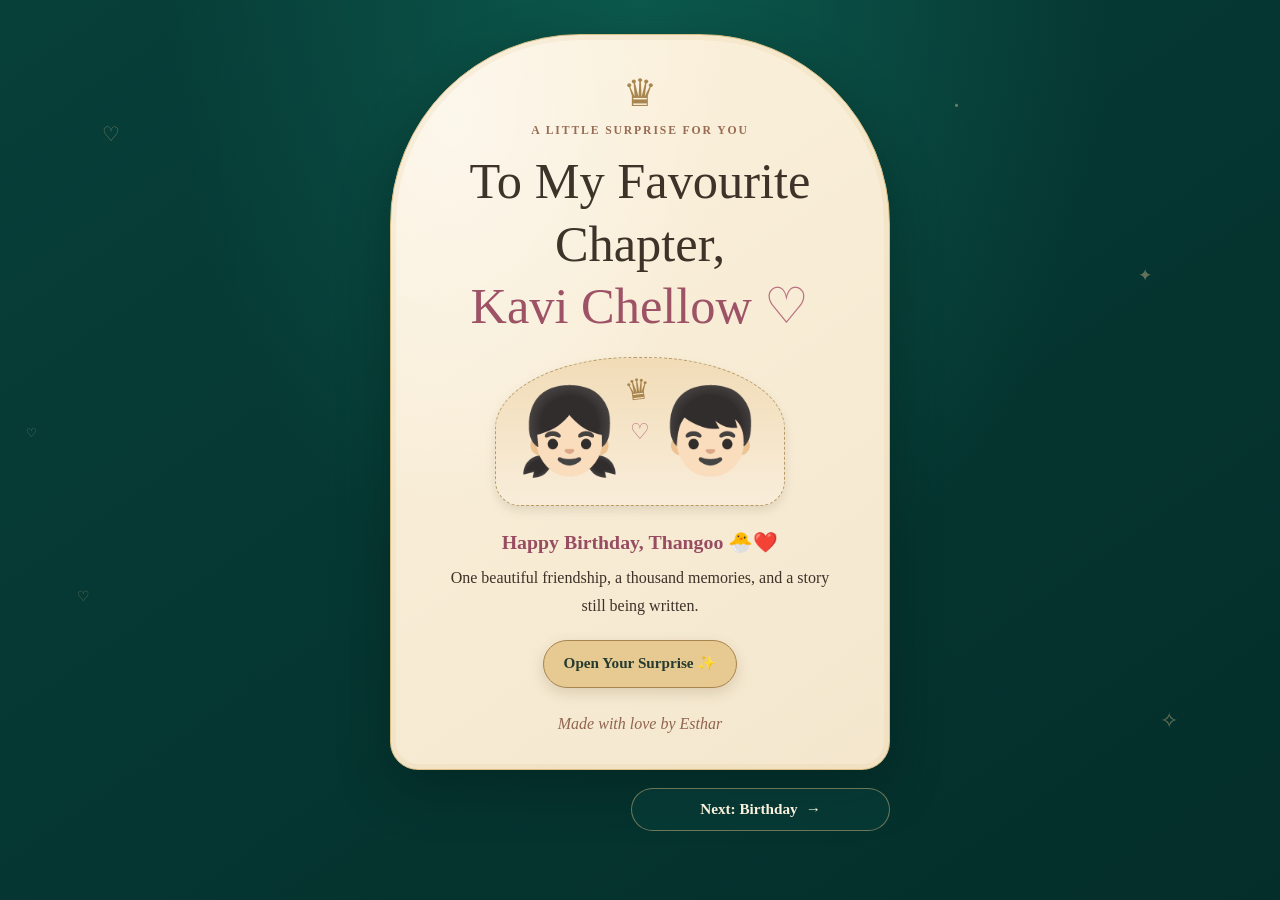
<file: index.html>
<!doctype html>
<html lang="en">
<head>
  <meta charset="utf-8">
  <meta name="viewport" content="width=device-width, initial-scale=1">
  <meta name="theme-color" content="#073f39">
  <title>To My Favourite Chapter, Kavi Chellow ♡</title>
  <link rel="stylesheet" href="styles.css">
  <script src="script.js" defer></script>
</head>
<body>
  <div class="ambient" aria-hidden="true"><span>♡</span><span>✦</span><span>♡</span><span>✧</span><span>♡</span><span>·</span></div>
  <main class="page-shell welcome-shell">
    <article class="paper welcome-card">
      <div class="crown" aria-hidden="true">♛</div>
      <p class="eyebrow">A little surprise for you</p>
      <h1>To My Favourite<br>Chapter,<br><span>Kavi Chellow</span> <span class="pink">♡</span></h1>
      <div class="friendship-art" role="img" aria-label="A crown and two friends standing together">
        <span class="art-crown" aria-hidden="true">♛</span>
        <span aria-hidden="true">👧🏻</span><span class="art-heart" aria-hidden="true">♡</span><span aria-hidden="true">👦🏻</span>
      </div>
      <p class="welcome-greeting">Happy Birthday, Thangoo 🐣❤️</p>
      <p class="body-copy">One beautiful friendship, a thousand memories, and a story still being written.</p>
      <a class="button button-primary" href="birthday.html">Open Your Surprise ✨</a>
      <p class="signature">Made with love by Esthar</p>
    </article>
    <nav class="page-nav" aria-label="Page navigation">
      <span class="nav-spacer" aria-hidden="true"></span>
      <a class="button button-quiet" href="birthday.html">Next: Birthday <span aria-hidden="true">→</span></a>
    </nav>
  </main>
</body>
</html>
</file>
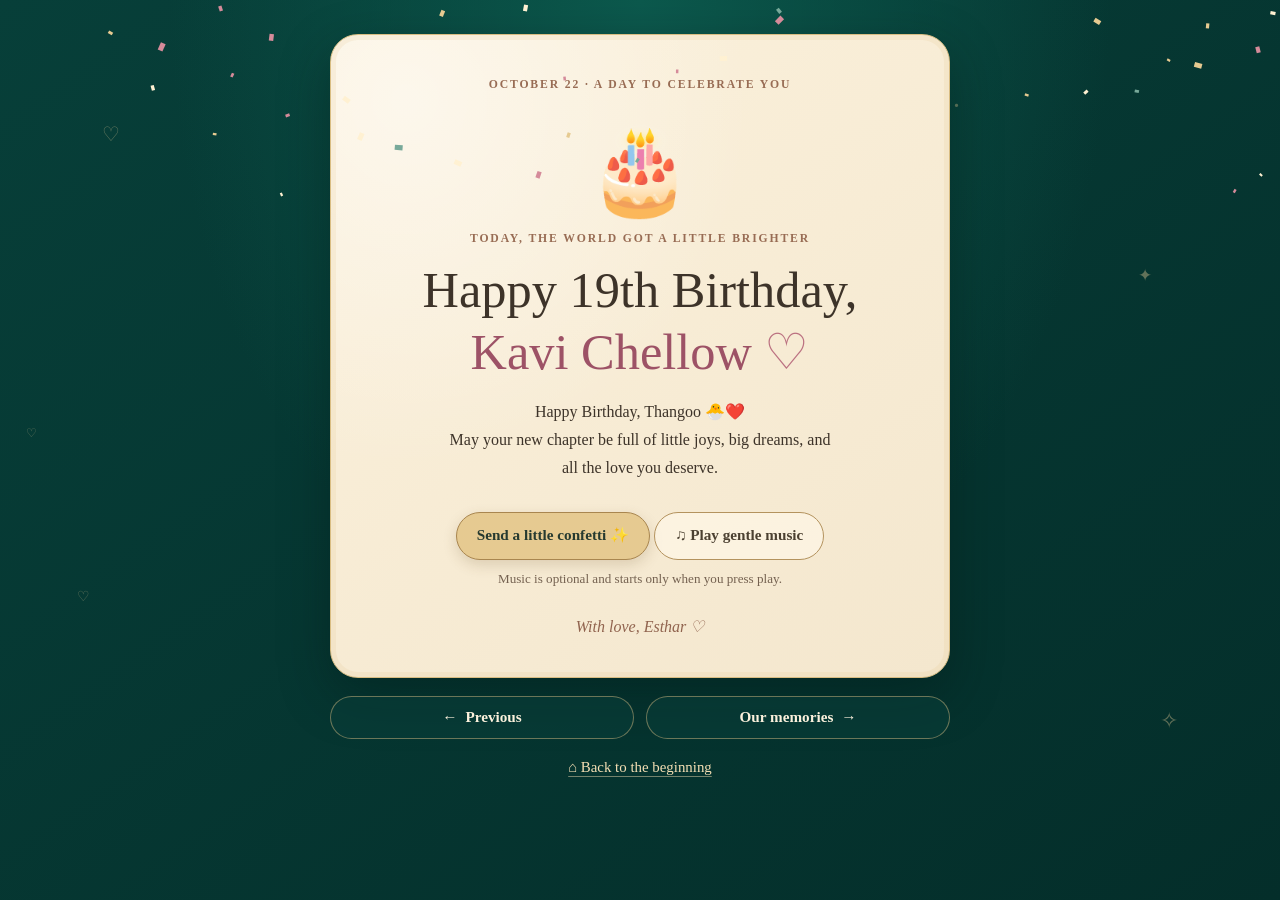
<file: birthday.html>
<!doctype html>
<html lang="en">
<head>
  <meta charset="utf-8">
  <meta name="viewport" content="width=device-width, initial-scale=1">
  <meta name="theme-color" content="#073f39">
  <title>Happy 19th Birthday, Kavi Chellow ♡</title>
  <link rel="stylesheet" href="styles.css">
  <script src="script.js" defer></script>
</head>
<body data-celebrate>
  <canvas class="confetti-canvas" aria-hidden="true"></canvas>
  <div class="ambient" aria-hidden="true"><span>♡</span><span>✦</span><span>♡</span><span>✧</span><span>♡</span><span>·</span></div>
  <main class="page-shell">
    <article class="paper celebration-card">
      <p class="eyebrow">October 22 · A day to celebrate you</p>
      <div class="birthday-art" aria-hidden="true">🎂</div>
      <p class="eyebrow">Today, the world got a little brighter</p>
      <h1>Happy 19th Birthday,<br><span>Kavi Chellow</span> <span class="pink">♡</span></h1>
      <p class="body-copy">Happy Birthday, Thangoo 🐣❤️<br>May your new chapter be full of little joys, big dreams, and all the love you deserve.</p>
      <button class="button button-primary" type="button" data-celebrate-button>Send a little confetti ✨</button>
      <button class="button button-outline music-button" type="button" data-music-toggle aria-pressed="false">♫ Play gentle music</button>
      <p class="music-note" data-music-status aria-live="polite">Music is optional and starts only when you press play.</p>
      <p class="signature">With love, Esthar ♡</p>
    </article>
    <nav class="page-nav" aria-label="Page navigation">
      <a class="button button-quiet" href="index.html"><span aria-hidden="true">←</span> Previous</a>
      <a class="button button-quiet" href="memories.html">Our memories <span aria-hidden="true">→</span></a>
    </nav>
    <a class="home-link" href="index.html">⌂ Back to the beginning</a>
  </main>
</body>
</html>
</file>
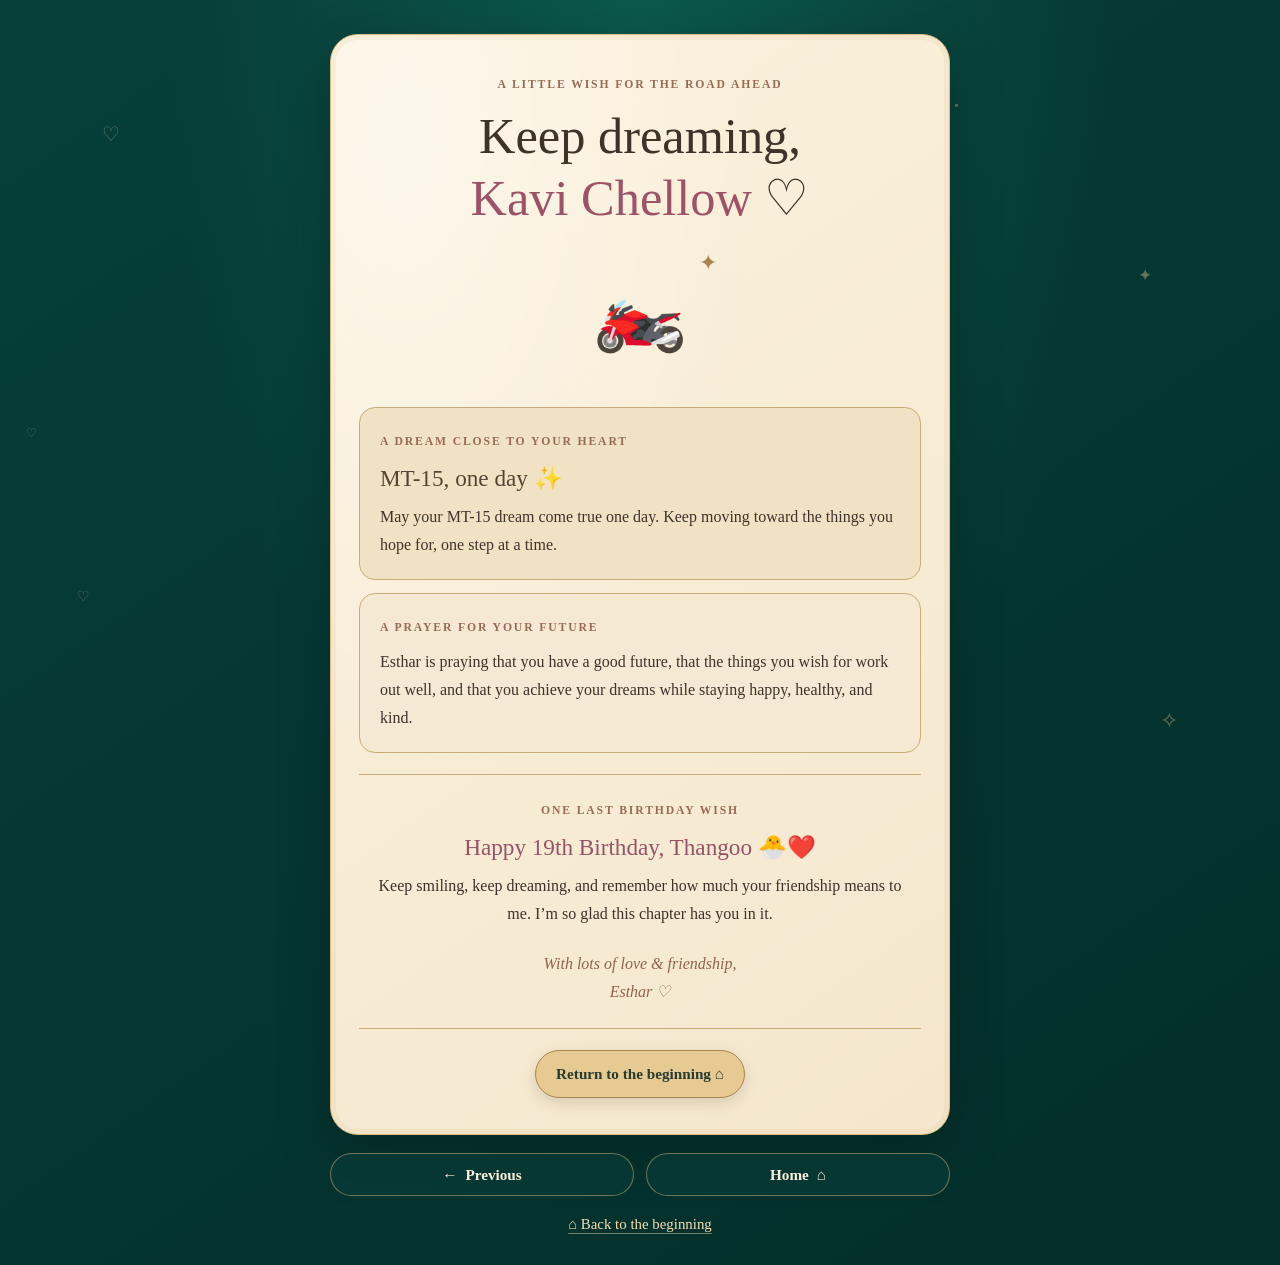
<file: dreams.html>
<!doctype html>
<html lang="en">
<head>
  <meta charset="utf-8">
  <meta name="viewport" content="width=device-width, initial-scale=1">
  <meta name="theme-color" content="#073f39">
  <title>For Your Dreams, Kavi Chellow ♡</title>
  <link rel="stylesheet" href="styles.css">
  <script src="script.js" defer></script>
</head>
<body>
  <div class="ambient" aria-hidden="true"><span>♡</span><span>✦</span><span>♡</span><span>✧</span><span>♡</span><span>·</span></div>
  <main class="page-shell">
    <article class="paper dreams-card">
      <p class="eyebrow">A little wish for the road ahead</p>
      <h1>Keep dreaming,<br><span>Kavi Chellow</span> ♡</h1>
      <div class="dream-illustration" role="img" aria-label="A motorcycle beneath a starry sky">🏍️<span aria-hidden="true">✦</span></div>
      <section class="dream-panel">
        <p class="eyebrow">A dream close to your heart</p>
        <h2>MT-15, one day ✨</h2>
        <p>May your MT-15 dream come true one day. Keep moving toward the things you hope for, one step at a time.</p>
      </section>
      <section class="dream-panel prayer-panel">
        <p class="eyebrow">A prayer for your future</p>
        <p>Esthar is praying that you have a good future, that the things you wish for work out well, and that you achieve your dreams while staying happy, healthy, and kind.</p>
      </section>
      <div class="final-message">
        <p class="eyebrow">One last birthday wish</p>
        <h2>Happy 19th Birthday, Thangoo 🐣❤️</h2>
        <p>Keep smiling, keep dreaming, and remember how much your friendship means to me. I’m so glad this chapter has you in it.</p>
        <p class="signature">With lots of love &amp; friendship,<br>Esthar ♡</p>
      </div>
      <a class="button button-primary" href="index.html">Return to the beginning ⌂</a>
    </article>
    <nav class="page-nav" aria-label="Page navigation">
      <a class="button button-quiet" href="letter.html"><span aria-hidden="true">←</span> Previous</a>
      <a class="button button-quiet" href="index.html">Home <span aria-hidden="true">⌂</span></a>
    </nav>
    <a class="home-link" href="index.html">⌂ Back to the beginning</a>
  </main>
</body>
</html>
</file>
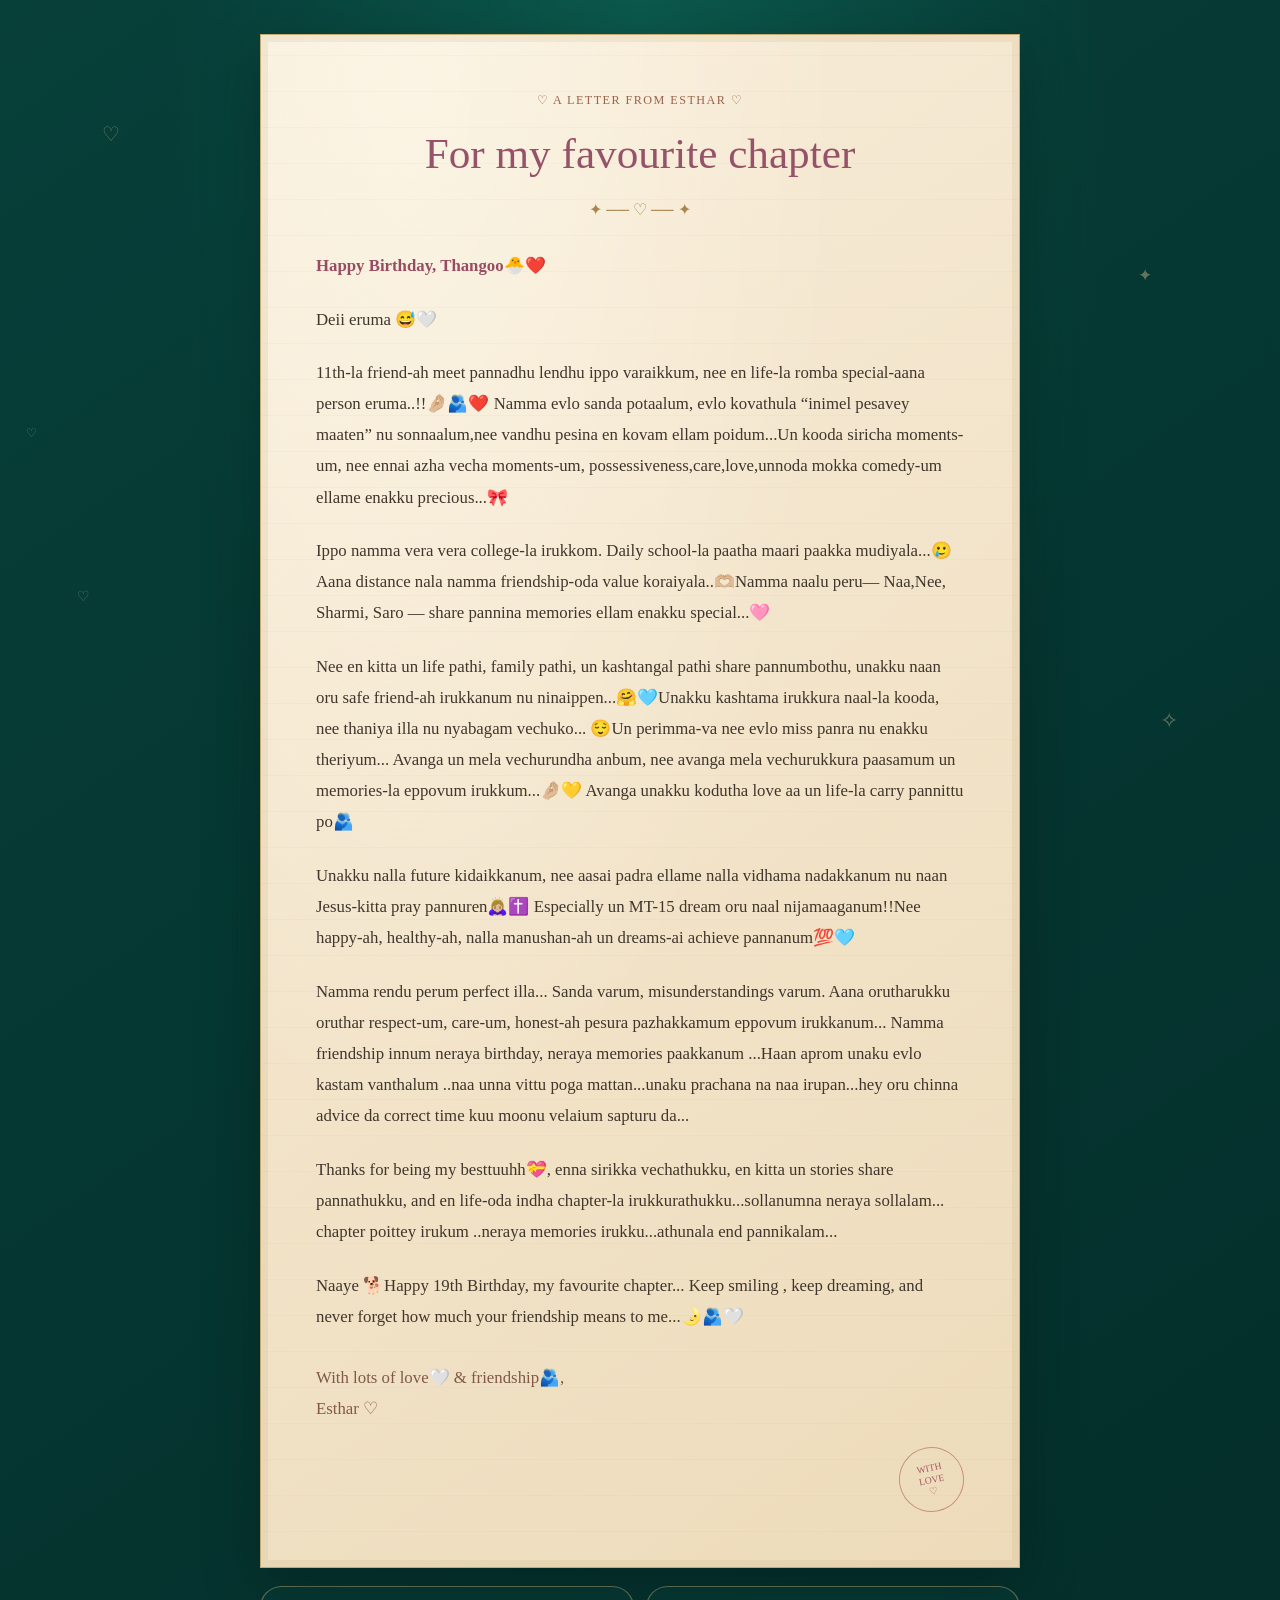
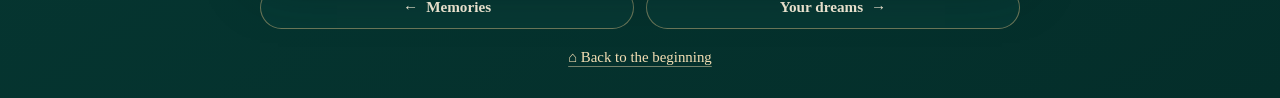
<file: letter.html>
<!doctype html>
<html lang="en">
<head>
  <meta charset="utf-8">
  <meta name="viewport" content="width=device-width, initial-scale=1">
  <meta name="theme-color" content="#073f39">
  <title>A Letter for Kavi Chellow · From Esthar</title>
  <link rel="stylesheet" href="styles.css">
  <script src="script.js" defer></script>
</head>
<body>
  <div class="ambient" aria-hidden="true"><span>♡</span><span>✦</span><span>♡</span><span>✧</span><span>♡</span><span>·</span></div>
  <main class="page-shell letter-shell">
    <article class="letter-paper">
      <div class="letter-topline">♡ A LETTER FROM ESTHAR ♡</div>
      <h1>For my favourite chapter</h1>
      <div class="letter-rule" aria-hidden="true">✦ ── ♡ ── ✦</div>
      <div class="letter-body">
        <p>Happy Birthday, Thangoo🐣❤️</p>

        <p>Deii eruma 😅🤍</p>

        <p>11th-la friend-ah meet pannadhu lendhu ippo varaikkum, nee en life-la romba special-aana person eruma..!!🤌🏼🫂❤️ Namma evlo sanda potaalum, evlo kovathula “inimel pesavey maaten” nu sonnaalum,nee vandhu pesina en kovam ellam poidum...Un kooda siricha moments-um, nee ennai azha vecha moments-um, possessiveness,care,love,unnoda mokka comedy-um ellame enakku precious...🎀</p>

        <p>Ippo namma vera vera college-la irukkom. Daily school-la paatha maari paakka mudiyala...🥲Aana distance nala namma friendship-oda value koraiyala..🫶🏼Namma naalu peru— Naa,Nee, Sharmi, Saro — share pannina memories ellam enakku special...🩷</p>

        <p>Nee en kitta un life pathi, family pathi, un kashtangal pathi share pannumbothu, unakku naan oru safe friend-ah irukkanum nu ninaippen...🤗🩵Unakku kashtama irukkura naal-la kooda, nee thaniya illa nu nyabagam vechuko... 😌Un perimma-va nee evlo miss panra nu enakku theriyum... Avanga un mela vechurundha anbum, nee avanga mela vechurukkura paasamum un memories-la eppovum irukkum...🤌🏼💛 Avanga unakku kodutha love aa un life-la carry pannittu po🫂</p>

        <p>Unakku nalla future kidaikkanum, nee aasai padra ellame nalla vidhama nadakkanum nu naan Jesus-kitta pray pannuren🙇🏼‍♀️✝️ Especially un MT-15 dream oru naal nijamaaganum!!Nee happy-ah, healthy-ah, nalla manushan-ah un dreams-ai achieve pannanum💯🩵</p>

        <p>Namma rendu perum perfect illa... Sanda varum, misunderstandings varum. Aana orutharukku oruthar respect-um, care-um, honest-ah pesura pazhakkamum eppovum irukkanum... Namma friendship innum neraya birthday, neraya memories paakkanum ...Haan aprom unaku evlo kastam vanthalum ..naa unna vittu poga mattan...unaku prachana na naa irupan...hey oru chinna advice da correct time kuu moonu velaium sapturu da...</p>

        <p>Thanks for being my besttuuhh💝, enna sirikka vechathukku, en kitta un stories share pannathukku, and en life-oda indha chapter-la irukkurathukku...sollanumna neraya sollalam... chapter poittey irukum ..neraya memories irukku...athunala end pannikalam...</p>

        <p>Naaye 🐕Happy 19th Birthday, my favourite chapter... Keep smiling , keep dreaming, and never forget how much your friendship means to me...🌛🫂🤍</p>

        <p>With lots of love🤍 &amp; friendship🫂,<br>Esthar ♡</p>
      </div>
      <div class="letter-stamp" aria-hidden="true">WITH<br>LOVE<br>♡</div>
    </article>
    <nav class="page-nav" aria-label="Page navigation">
      <a class="button button-quiet" href="memories.html"><span aria-hidden="true">←</span> Memories</a>
      <a class="button button-quiet" href="dreams.html">Your dreams <span aria-hidden="true">→</span></a>
    </nav>
    <a class="home-link" href="index.html">⌂ Back to the beginning</a>
  </main>
</body>
</html>
</file>
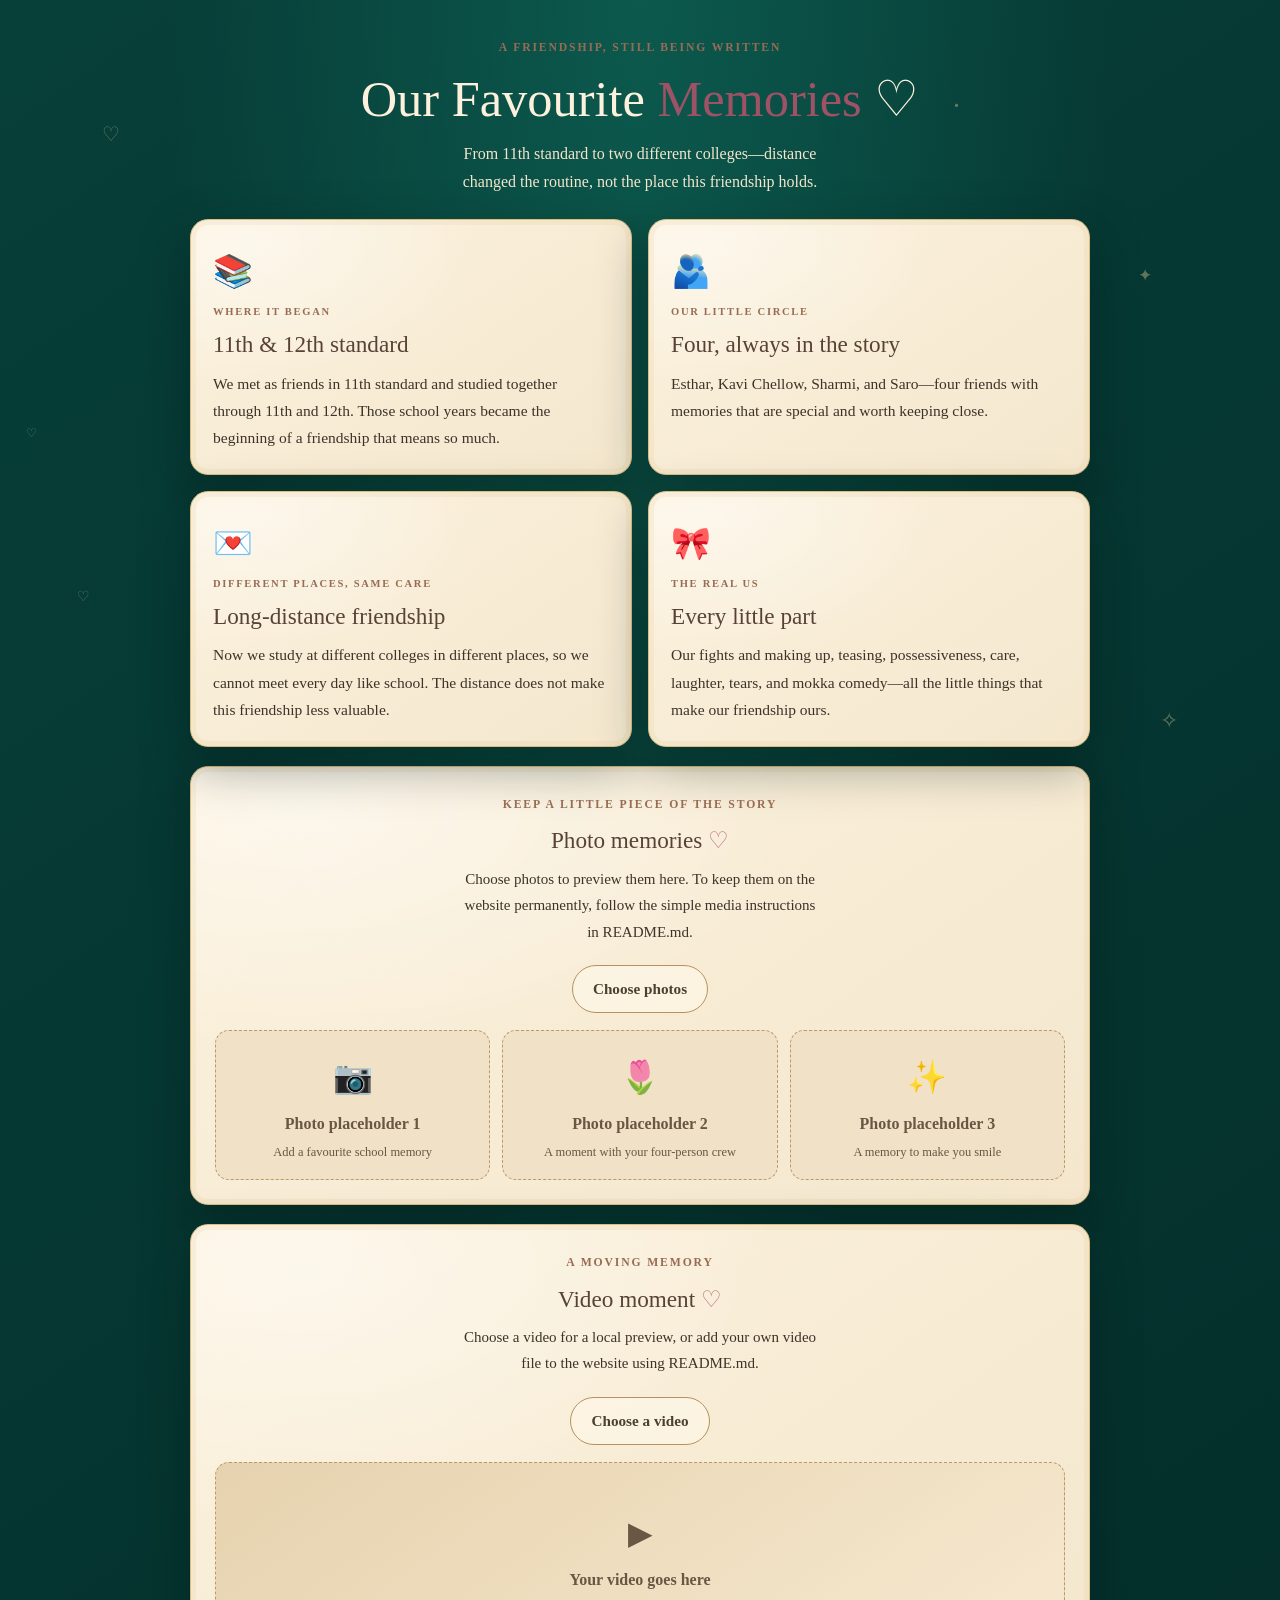
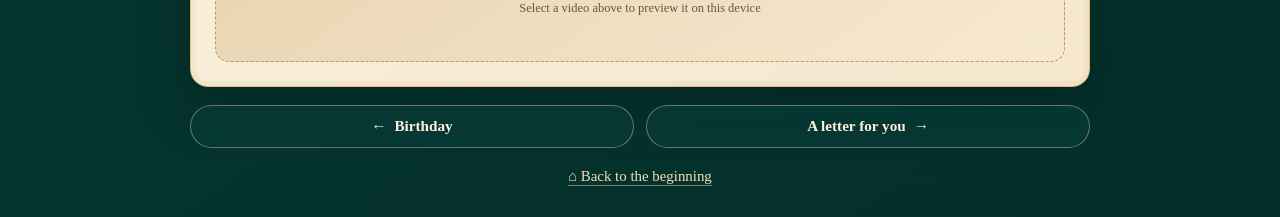
<file: memories.html>
<!doctype html>
<html lang="en">
<head>
  <meta charset="utf-8">
  <meta name="viewport" content="width=device-width, initial-scale=1">
  <meta name="theme-color" content="#073f39">
  <title>Our Friendship Story · Kavi Chellow</title>
  <link rel="stylesheet" href="styles.css">
  <script src="script.js" defer></script>
</head>
<body>
  <div class="ambient" aria-hidden="true"><span>♡</span><span>✦</span><span>♡</span><span>✧</span><span>♡</span><span>·</span></div>
  <main class="page-shell wide-shell">
    <header class="page-heading">
      <p class="eyebrow">A friendship, still being written</p>
      <h1>Our Favourite <span>Memories</span> ♡</h1>
      <p class="body-copy">From 11th standard to two different colleges—distance changed the routine, not the place this friendship holds.</p>
    </header>

    <section class="story-grid" aria-label="Our friendship story">
      <article class="paper story-card">
        <span class="story-icon" aria-hidden="true">📚</span>
        <p class="eyebrow">Where it began</p>
        <h2>11th &amp; 12th standard</h2>
        <p>We met as friends in 11th standard and studied together through 11th and 12th. Those school years became the beginning of a friendship that means so much.</p>
      </article>
      <article class="paper story-card">
        <span class="story-icon" aria-hidden="true">🫂</span>
        <p class="eyebrow">Our little circle</p>
        <h2>Four, always in the story</h2>
        <p>Esthar, Kavi Chellow, Sharmi, and Saro—four friends with memories that are special and worth keeping close.</p>
      </article>
      <article class="paper story-card">
        <span class="story-icon" aria-hidden="true">💌</span>
        <p class="eyebrow">Different places, same care</p>
        <h2>Long-distance friendship</h2>
        <p>Now we study at different colleges in different places, so we cannot meet every day like school. The distance does not make this friendship less valuable.</p>
      </article>
      <article class="paper story-card">
        <span class="story-icon" aria-hidden="true">🎀</span>
        <p class="eyebrow">The real us</p>
        <h2>Every little part</h2>
        <p>Our fights and making up, teasing, possessiveness, care, laughter, tears, and mokka comedy—all the little things that make our friendship ours.</p>
      </article>
    </section>

    <section class="paper media-section">
      <p class="eyebrow">Keep a little piece of the story</p>
      <h2>Photo memories <span class="pink">♡</span></h2>
      <p class="body-copy">Choose photos to preview them here. To keep them on the website permanently, follow the simple media instructions in README.md.</p>
      <label class="button button-outline file-picker" for="photo-picker">Choose photos</label>
      <input class="visually-hidden" id="photo-picker" type="file" accept="image/*" multiple>
      <div class="media-grid" data-photo-gallery aria-live="polite">
        <div class="media-placeholder"><span aria-hidden="true">📷</span><strong>Photo placeholder 1</strong><small>Add a favourite school memory</small></div>
        <div class="media-placeholder"><span aria-hidden="true">🌷</span><strong>Photo placeholder 2</strong><small>A moment with your four-person crew</small></div>
        <div class="media-placeholder"><span aria-hidden="true">✨</span><strong>Photo placeholder 3</strong><small>A memory to make you smile</small></div>
      </div>
    </section>

    <section class="paper media-section">
      <p class="eyebrow">A moving memory</p>
      <h2>Video moment <span class="pink">♡</span></h2>
      <p class="body-copy">Choose a video for a local preview, or add your own video file to the website using README.md.</p>
      <label class="button button-outline file-picker" for="video-picker">Choose a video</label>
      <input class="visually-hidden" id="video-picker" type="file" accept="video/*">
      <div class="video-placeholder" data-video-preview>
        <span aria-hidden="true">▶</span>
        <strong>Your video goes here</strong>
        <small>Select a video above to preview it on this device</small>
      </div>
    </section>

    <nav class="page-nav" aria-label="Page navigation">
      <a class="button button-quiet" href="birthday.html"><span aria-hidden="true">←</span> Birthday</a>
      <a class="button button-quiet" href="letter.html">A letter for you <span aria-hidden="true">→</span></a>
    </nav>
    <a class="home-link" href="index.html">⌂ Back to the beginning</a>
  </main>
</body>
</html>
</file>
<file: styles.css>
:root {
  color-scheme: dark;
  --green: #073f39;
  --green-deep: #042e2a;
  --green-light: #0b5549;
  --cream: #fbf1dc;
  --cream-soft: #f4e7ce;
  --ink: #3d3329;
  --pink: #bb7181;
  --pink-light: #f1c4c8;
  --gold: #d9bd82;
  --gold-dark: #a9864f;
}

* { box-sizing: border-box; }

html { scroll-behavior: smooth; }

body {
  position: relative;
  isolation: isolate;
  width: 100%;
  min-height: 100vh;
  margin: 0;
  padding: clamp(18px, 5vw, 34px) 16px 28px;
  overflow-x: clip;
  background:
    radial-gradient(ellipse at 50% 0%, #0c594d 0, transparent 52%),
    linear-gradient(145deg, var(--green), var(--green-deep));
  color: var(--cream);
  font-family: Georgia, "Times New Roman", serif;
  line-height: 1.75;
}

a { color: inherit; }
img, video, canvas { max-width: 100%; }
img, video { height: auto; }

.page-shell {
  position: relative;
  z-index: 1;
  width: min(100%, 620px);
  min-width: 0;
  margin: 0 auto;
}

.welcome-shell { width: min(100%, 500px); }
.wide-shell { width: min(100%, 900px); }
.letter-shell { width: min(100%, 760px); }

.paper {
  color: var(--ink);
  background:
    radial-gradient(ellipse at 12% 10%, #ffffff7a 0, transparent 45%),
    linear-gradient(145deg, var(--cream), var(--cream-soft));
  border: 1px solid var(--gold);
  box-shadow: 0 18px 50px #001a1766, inset 0 0 0 5px #d9bd8226;
}

.welcome-card {
  padding: 36px 27px 31px;
  border-radius: 190px 190px 28px 28px;
  text-align: center;
}

.crown { color: var(--gold-dark); font-size: 38px; line-height: 1.2; }
.eyebrow {
  margin: 5px 0 10px;
  color: #986c54;
  font-size: .73rem;
  font-weight: bold;
  letter-spacing: .16em;
  line-height: 1.6;
  text-transform: uppercase;
}

h1, h2, p { margin-top: 0; }

h1 {
  margin-bottom: 15px;
  font-family: "Segoe Script", "Bradley Hand", "URW Chancery L", cursive;
  font-size: clamp(1.85rem, 7.5vw, 3.15rem);
  font-weight: 500;
  line-height: 1.24;
  overflow-wrap: anywhere;
}

h1 > span:first-of-type { color: #9d5266; }
.pink { color: var(--pink); }

.friendship-art {
  position: relative;
  display: flex;
  align-items: center;
  justify-content: center;
  gap: 8px;
  width: min(100%, 290px);
  min-height: 130px;
  margin: 19px auto;
  border: 1px dashed #b79b69;
  border-radius: 48% 48% 25px 25px;
  background: linear-gradient(180deg, #f1dcb7, #f9edda);
  font-size: clamp(3.4rem, 16vw, 5.25rem);
  filter: drop-shadow(0 5px 5px #51412a1f);
}

.art-crown {
  position: absolute;
  top: 6px;
  left: calc(50% - 15px);
  color: var(--gold-dark);
  font-size: 29px;
  transform: rotate(-7deg);
}
.art-heart { color: var(--pink); font-size: 1.4rem; }
.welcome-greeting { margin-bottom: 4px; color: #984c62; font-size: 1.24rem; font-weight: bold; }
.body-copy { max-width: 48ch; margin: 0 auto 20px; font-size: 1rem; }
.signature { margin: 22px 0 0; color: #91644f; font-family: "Segoe Script", "Bradley Hand", cursive; font-style: italic; }

.button {
  display: inline-flex;
  min-width: 48px;
  max-width: 100%;
  min-height: 48px;
  align-items: center;
  justify-content: center;
  gap: 8px;
  padding: 10px 20px;
  border: 1px solid transparent;
  border-radius: 999px;
  font: 600 .95rem/1.35 Georgia, "Times New Roman", serif;
  text-align: center;
  text-decoration: none;
  overflow-wrap: anywhere;
  cursor: pointer;
  transition: transform .18s ease, background-color .18s ease, box-shadow .18s ease;
  -webkit-tap-highlight-color: transparent;
}

.button:hover { transform: translateY(-2px); }
.button:active { transform: scale(.98); }
.button:focus-visible, a:focus-visible, .file-picker:focus-visible {
  outline: 3px solid var(--pink);
  outline-offset: 4px;
}

.button-primary {
  border-color: var(--gold-dark);
  background: #e6ca91;
  color: #263a30;
  box-shadow: 0 5px 14px #66491d2e;
}
.button-primary:hover { background: #f0d9a8; }
.button-outline { border-color: #b4935e; background: #fff8e9a8; color: #4b4031; }
.button-quiet { min-height: 43px; padding: 8px 14px; border-color: #d9bd827a; background: #083d38a6; color: var(--cream); }
.button-quiet:hover { background: #0a594f; }
.music-button { margin-top: 10px; }
.music-note { min-height: 1.5em; margin: 8px 0 0; color: #746150; font-size: .82rem; }

.page-nav {
  display: flex;
  align-items: stretch;
  justify-content: space-between;
  gap: 12px;
  margin: 18px 0 0;
}
.page-nav > * { min-width: 0; }
.page-nav .button { flex: 1 1 0; }
.nav-spacer { flex: 1; }
.home-link {
  display: block;
  width: fit-content;
  margin: 15px auto 0;
  color: #f4dfb4;
  font-size: .93rem;
  text-decoration-color: #f4dfb477;
  text-underline-offset: 4px;
}

.celebration-card, .dreams-card {
  padding: 36px 28px;
  border-radius: 28px;
  text-align: center;
}
.birthday-art { margin: 20px 0 4px; font-size: 5.3rem; line-height: 1.3; animation: cake-bob 2.7s ease-in-out infinite; }
.celebration-card h1 { margin-bottom: 14px; }
.confetti-canvas { position: fixed; z-index: 3; inset: 0; width: 100%; height: 100%; pointer-events: none; }

.page-heading { margin: 0 auto 23px; text-align: center; }
.page-heading h1 { margin-bottom: 10px; }
.page-heading .body-copy { color: #f4e6cd; }
.story-grid { display: grid; grid-template-columns: repeat(2, minmax(0, 1fr)); gap: 16px; }
.story-card { min-height: 210px; padding: 23px 22px; border-radius: 18px; }
.story-icon { display: block; margin-bottom: 4px; font-size: 2rem; }
.story-card h2, .media-section h2, .dream-panel h2, .final-message h2 {
  margin-bottom: 9px;
  color: #584236;
  font-family: "Segoe Script", "Bradley Hand", cursive;
  font-size: 1.45rem;
  font-weight: 500;
  line-height: 1.4;
}
.story-card p:last-child { margin-bottom: 0; font-size: .97rem; }
.story-card .eyebrow { margin-bottom: 7px; font-size: .66rem; }
.story-card, .dream-panel { min-width: 0; overflow-wrap: anywhere; }

.media-section { margin-top: 19px; padding: 24px; border-radius: 18px; text-align: center; }
.media-section .body-copy { font-size: .94rem; }
.file-picker { margin: 0 0 17px; }
.visually-hidden {
  position: absolute;
  width: 1px;
  height: 1px;
  padding: 0;
  overflow: hidden;
  clip: rect(0, 0, 0, 0);
  white-space: nowrap;
  border: 0;
}
.media-grid { display: grid; grid-template-columns: repeat(3, minmax(0, 1fr)); gap: 12px; }
.media-placeholder, .video-placeholder {
  display: flex;
  min-height: 150px;
  flex-direction: column;
  align-items: center;
  justify-content: center;
  gap: 5px;
  padding: 15px;
  border: 1px dashed #b79b69;
  border-radius: 14px;
  background: #f0e1c7;
  color: #695744;
}
.media-placeholder > span, .video-placeholder > span { font-size: 2rem; }
.media-placeholder small, .video-placeholder small { font-size: .78rem; line-height: 1.5; }
.media-grid .gallery-image { width: 100%; min-width: 0; height: 180px; object-fit: cover; border-radius: 12px; }
.video-placeholder { min-height: 200px; background: linear-gradient(145deg, #e6d2ae, #f7e9d0); }
.video-preview { display: block; width: 100%; max-height: 440px; border-radius: 12px; background: #171717; }

.letter-paper {
  position: relative;
  min-width: 0;
  overflow-wrap: anywhere;
  padding: clamp(26px, 7vw, 55px);
  border: 1px solid #c8a96d;
  background:
    repeating-linear-gradient(0deg, transparent 0, transparent 35px, #b5936c1c 36px),
    radial-gradient(ellipse at 20% 4%, #fffdf17d, transparent 50%),
    linear-gradient(145deg, #f8edda, #eddbba);
  box-shadow: 0 18px 50px #001a1766, inset 0 0 0 7px #b99a6224;
  color: #40362c;
}
.letter-topline { margin-bottom: 16px; color: #99634d; font-size: .76rem; letter-spacing: .12em; text-align: center; }
.letter-paper h1 { color: #965268; font-size: clamp(1.8rem, 7vw, 2.7rem); text-align: center; }
.letter-rule { margin: 12px 0 26px; color: var(--gold-dark); text-align: center; }
.letter-body { position: relative; z-index: 1; font-size: clamp(.98rem, 2.4vw, 1.05rem); line-height: 1.85; overflow-wrap: anywhere; }
.letter-body p { margin-bottom: 1.35em; }
.letter-body p:first-child { color: #984c62; font-weight: bold; }
.letter-body p:last-child { margin-top: 1.8em; color: #805947; }
.letter-stamp {
  position: relative;
  display: grid;
  width: 65px;
  height: 65px;
  margin: 14px 0 0 auto;
  align-content: center;
  border: 1px solid #b56770a6;
  border-radius: 50%;
  color: #a65a68;
  font-size: .6rem;
  line-height: 1.2;
  text-align: center;
  transform: rotate(-12deg);
}

.dreams-card h1 { margin-bottom: 8px; }
.dream-illustration {
  position: relative;
  margin: 4px 0 22px;
  padding: 8px;
  color: var(--gold-dark);
  font-size: 4.7rem;
}
.dream-illustration > span { position: absolute; top: 5px; margin-left: 12px; color: var(--gold-dark); font-size: 1.4rem; }
.dream-panel { margin-top: 13px; padding: 20px; border: 1px solid #c8ac77; border-radius: 16px; background: #f2e2c5; text-align: left; }
.dream-panel p:last-child { margin-bottom: 0; }
.prayer-panel { background: #f5e9d4; }
.final-message { margin: 21px 0; padding: 22px 14px; border-top: 1px solid #c8ac77; border-bottom: 1px solid #c8ac77; }
.final-message h2 { color: #965268; }
.final-message .signature { margin-bottom: 0; }

.ambient { position: fixed; z-index: -1; inset: 0; overflow: hidden; pointer-events: none; color: #edcf9a; }
.ambient span { position: absolute; opacity: .4; animation: float-gently 12s ease-in-out infinite; }
.ambient span:nth-child(1) { top: 13%; left: 8%; font-size: 20px; }
.ambient span:nth-child(2) { top: 29%; right: 10%; font-size: 17px; animation-delay: -2s; }
.ambient span:nth-child(3) { top: 65%; left: 6%; font-size: 14px; animation-delay: -4s; }
.ambient span:nth-child(4) { top: 78%; right: 8%; font-size: 22px; animation-delay: -1s; }
.ambient span:nth-child(5) { top: 47%; left: 2%; font-size: 12px; animation-delay: -3s; }
.ambient span:nth-child(6) { top: 9%; right: 25%; font-size: 28px; animation-delay: -5s; }

@keyframes float-gently { 0%, 100% { transform: translateY(0) rotate(0); } 50% { transform: translateY(-12px) rotate(8deg); } }
@keyframes cake-bob { 0%, 100% { transform: translateY(0) rotate(-2deg); } 50% { transform: translateY(-7px) rotate(2deg); } }

@media (max-width: 600px) {
  body { padding: 18px 12px 24px; }
  .welcome-card { padding: 26px 16px 24px; border-radius: 145px 145px 22px 22px; }
  .celebration-card, .dreams-card { padding: 26px 16px; }
  .story-grid { grid-template-columns: 1fr; gap: 12px; }
  .story-card { min-height: 0; padding: 19px; }
  .media-section { padding: 19px 14px; }
  .media-grid { grid-template-columns: 1fr; }
  .media-placeholder { min-height: 120px; }
  .page-nav { gap: 8px; }
  .page-nav .button { padding: 9px 8px; font-size: clamp(.82rem, 3.2vw, .9rem); }
  .letter-paper { padding: 23px clamp(17px, 5vw, 27px); }
  .letter-paper h1 { font-size: clamp(1.65rem, 7.5vw, 2.2rem); }
  .letter-topline { font-size: .68rem; letter-spacing: .09em; }
  .letter-rule { margin: 10px 0 20px; }
  .letter-body { font-size: 1rem; line-height: 1.8; }
  .letter-stamp { width: 56px; height: 56px; }
  .ambient span:nth-child(5), .ambient span:nth-child(6) { display: none; }
  .ambient span { animation-duration: 16s; }
  .birthday-art { font-size: 4.4rem; }
}

@media (max-width: 360px) {
  .page-nav { gap: 6px; }
  .page-nav .button { padding-right: 6px; padding-left: 6px; }
  .welcome-card { border-radius: 125px 125px 20px 20px; }
  .letter-paper { padding-right: 15px; padding-left: 15px; }
  .letter-topline { letter-spacing: .06em; }
}

@media (prefers-reduced-motion: reduce) {
  *, *::before, *::after { scroll-behavior: auto !important; animation-duration: .01ms !important; animation-iteration-count: 1 !important; transition-duration: .01ms !important; }
}
</file>
